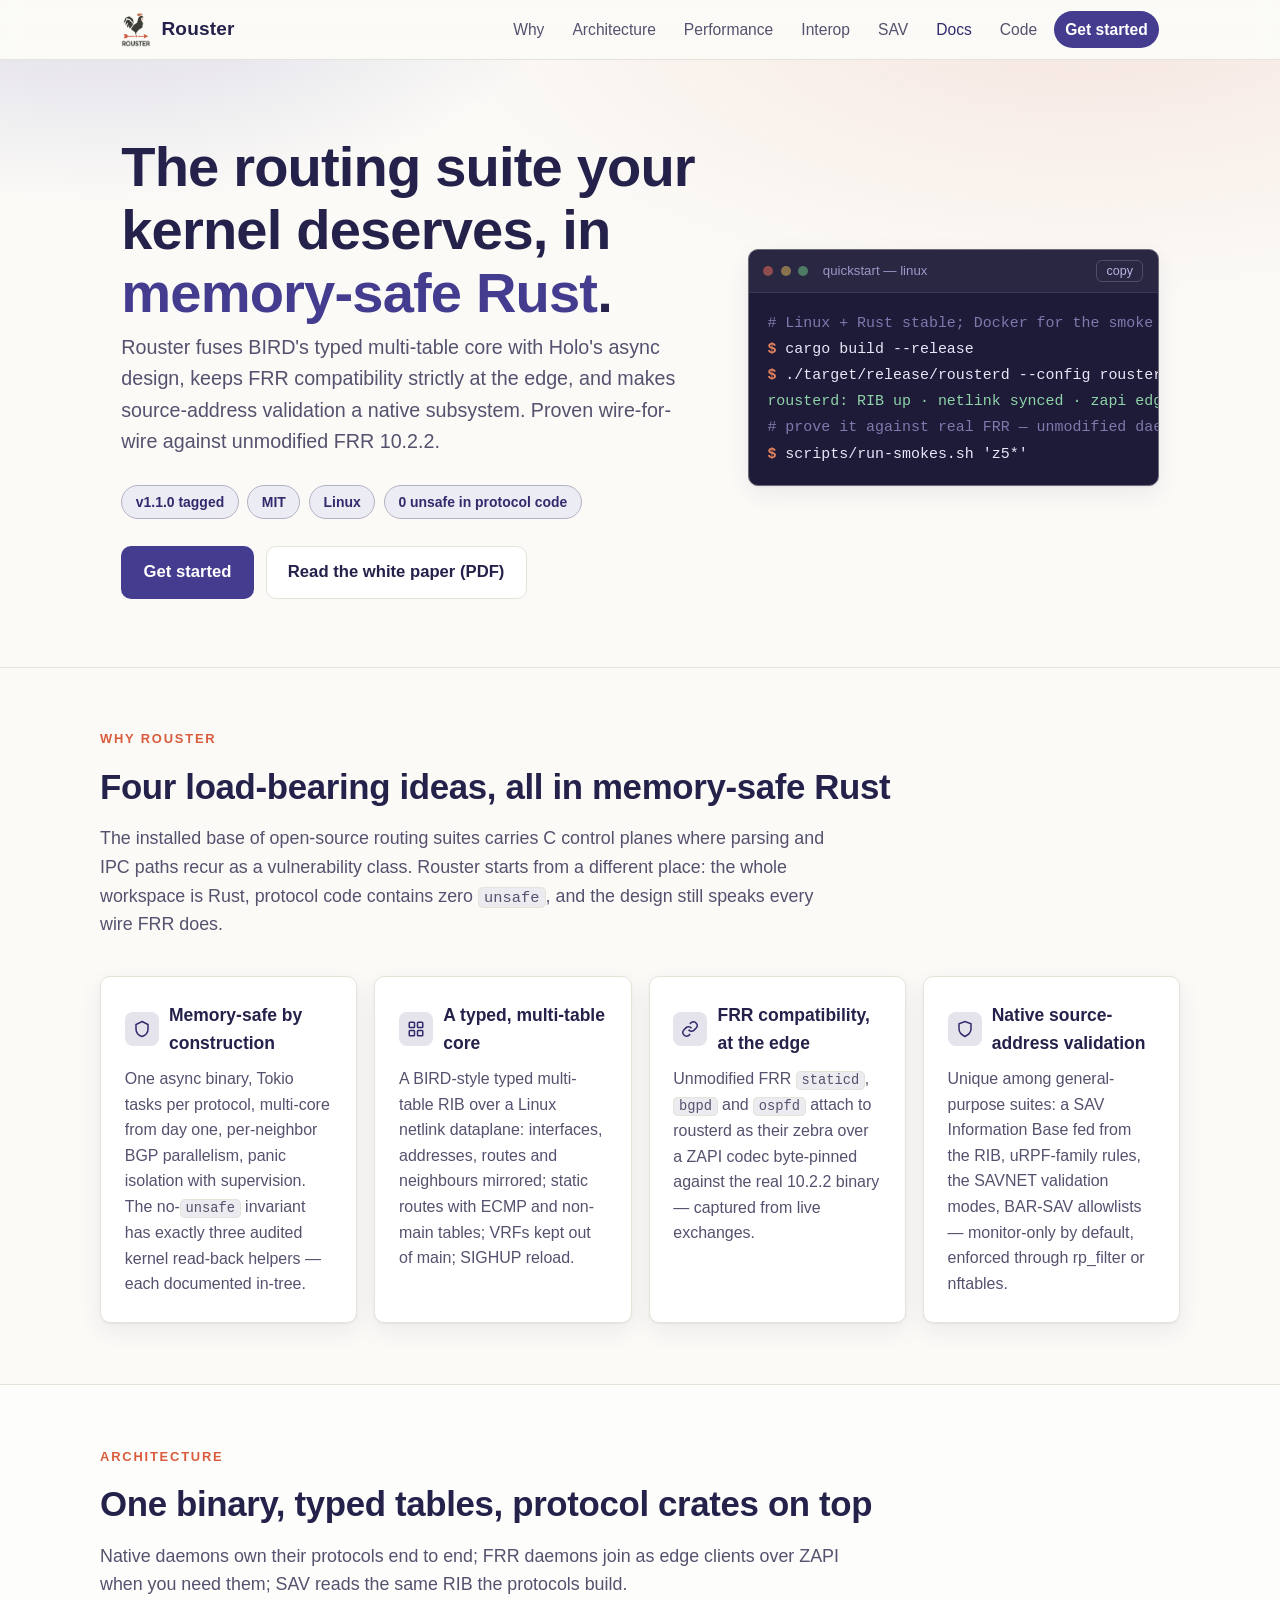
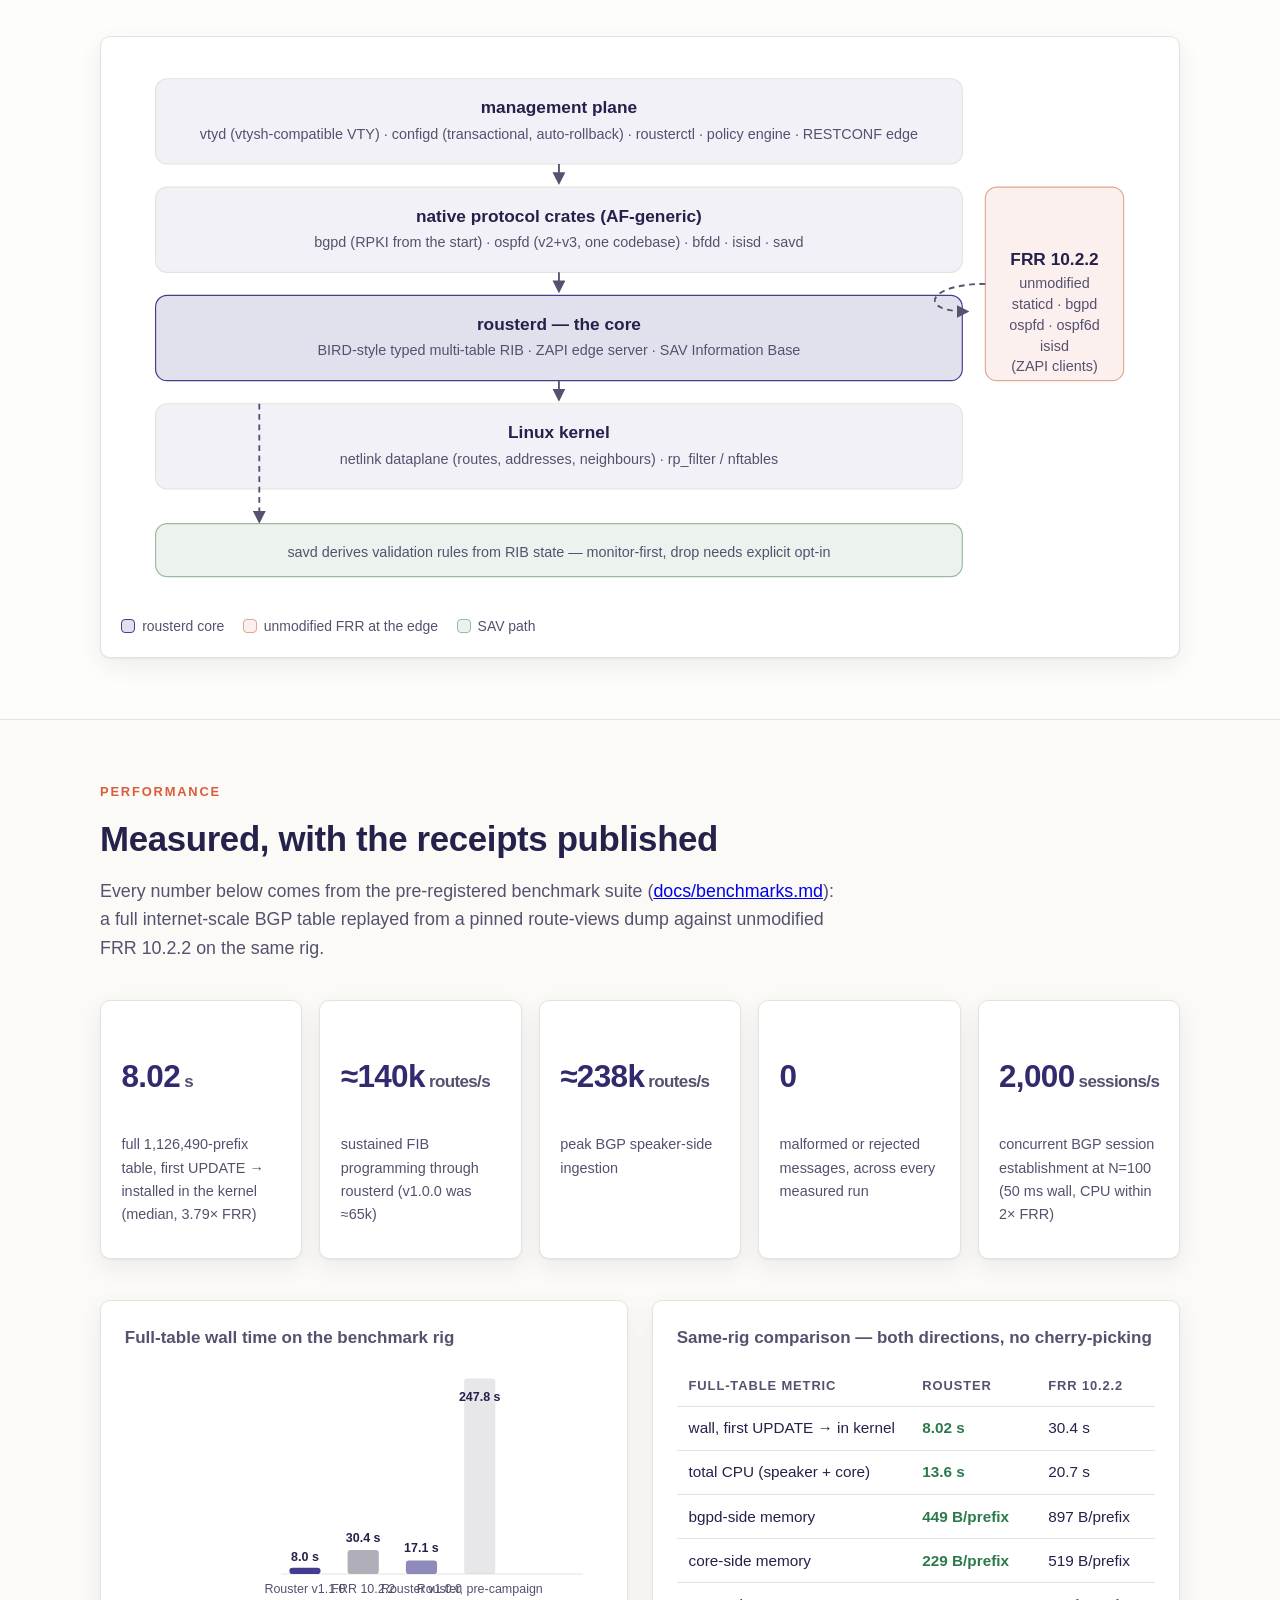
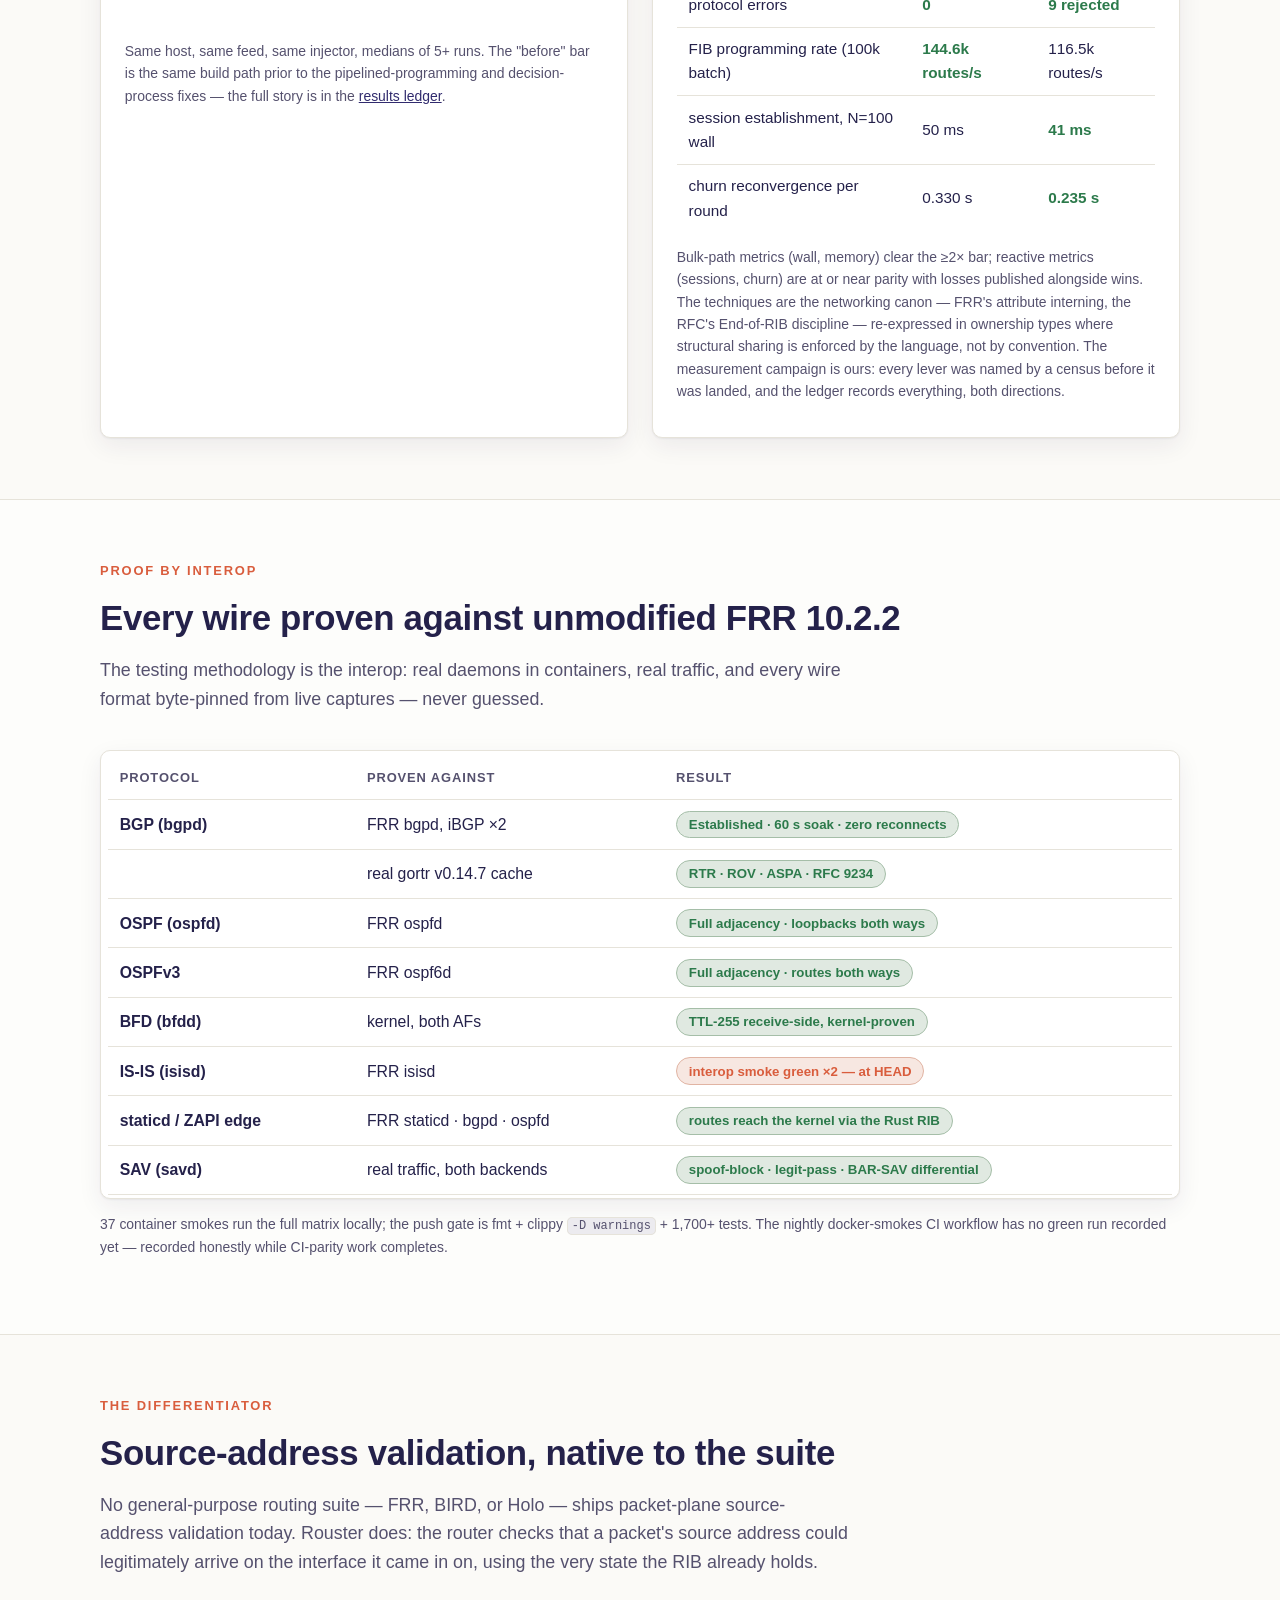
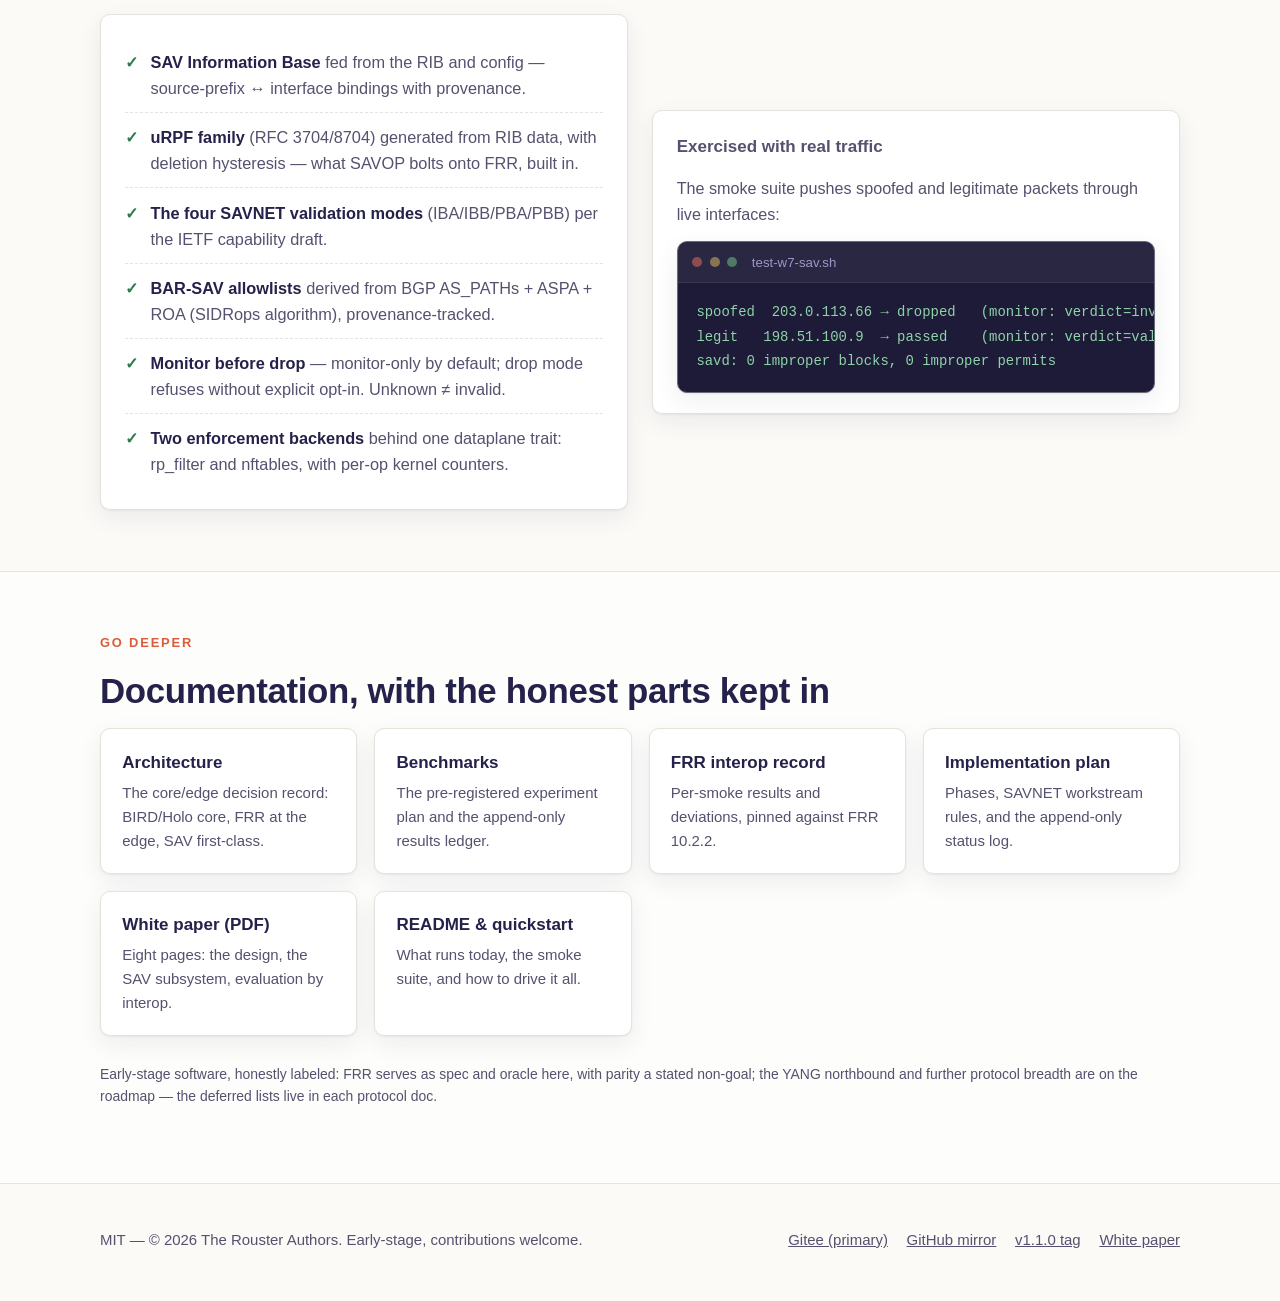
<file: site/index.html>
<!doctype html>
<html lang="en">
<head>
  <meta charset="utf-8">
  <meta name="viewport" content="width=device-width, initial-scale=1">
  <title>Rouster — a routing protocol suite in memory-safe Rust</title>
  <meta name="description" content="Rouster is a routing protocol suite in memory-safe Rust: a typed multi-table core, AF-generic protocol daemons, FRR compatibility at the edge, and native source-address validation. A full BGP table reaches the kernel in 17 seconds.">
  <link rel="icon" type="image/png" href="assets/logo.png">
  <link rel="stylesheet" href="style.css">
</head>
<body>
  <a class="skip-link" href="#main">Skip to content</a>

  <!-- ================= header ================= -->
  <header class="site-header">
    <nav class="nav" aria-label="Main">
      <a class="brand" href="#top">
        <img src="assets/logo.png" alt="" width="30" height="34">
        Rouster
      </a>
      <button class="nav-toggle" aria-expanded="false" aria-controls="nav-links" aria-label="Toggle navigation">☰</button>
      <div class="nav-links" id="nav-links">
        <a href="#why">Why</a>
        <a href="#architecture">Architecture</a>
        <a href="#performance">Performance</a>
        <a href="#interop">Interop</a>
        <a href="#sav">SAV</a>
        <a href="#docs">Docs</a>
        <a href="https://gitee.com/drchenli/rouster">Code</a>
        <a class="nav-cta" href="#quickstart">Get started</a>
      </div>
    </nav>
  </header>

  <!-- ================= hero ================= -->
  <div class="hero" id="top">
    <div class="hero-inner">
      <div>
        <h1>The routing suite your kernel deserves, in <span class="rust">memory-safe&nbsp;Rust</span>.</h1>
        <p class="lede">Rouster fuses BIRD's typed multi-table core with Holo's async design, keeps FRR
        compatibility strictly at the edge, and makes source-address validation a native subsystem.
        Proven wire-for-wire against unmodified FRR&nbsp;10.2.2.</p>
        <div class="hero-badges">
          <span class="chip">v1.1.0 tagged</span>
          <span class="chip">MIT</span>
          <span class="chip">Linux</span>
          <span class="chip">0 unsafe in protocol code</span>
        </div>
        <div class="cta-row">
          <a class="btn btn-primary" href="#quickstart">Get started</a>
          <a class="btn btn-ghost" href="assets/whitepaper.pdf">Read the white paper (PDF)</a>
        </div>
      </div>
      <div class="hero-figure" id="quickstart">
        <div class="term">
          <div class="term-bar">
            <span class="dot r"></span><span class="dot y"></span><span class="dot g"></span>
            <span class="title">quickstart — linux</span>
            <button class="copy" data-copy="cargo build --release
./target/release/rousterd --config rouster.conf">copy</button>
          </div>
<pre><span class="c"># Linux + Rust stable; Docker for the smoke suite</span>
<span class="p">$</span> cargo build --release
<span class="p">$</span> ./target/release/rousterd --config rouster.conf
<span class="o">rousterd: RIB up · netlink synced · zapi edge on /run/rouster/zserv.api</span>
<span class="c"># prove it against real FRR — unmodified daemons attach as clients:</span>
<span class="p">$</span> scripts/run-smokes.sh 'z5*'</pre>
        </div>
      </div>
    </div>
  </div>

  <main id="main">

    <!-- ================= why ================= -->
    <section class="band" id="why">
      <div class="band-inner">
        <p class="kicker">Why Rouster</p>
        <h2>Four load-bearing ideas, all in memory-safe Rust</h2>
        <p class="sub">The installed base of open-source routing suites carries C control planes
        where parsing and IPC paths recur as a vulnerability class. Rouster starts from a
        different place: the whole workspace is Rust, protocol code contains zero
        <code class="inline-code">unsafe</code>, and the design still speaks every wire FRR does.</p>
        <div class="card-grid">
          <div class="card">
            <h3><span class="icon" aria-hidden="true">
              <svg width="18" height="18" viewBox="0 0 24 24" fill="none" stroke="currentColor" stroke-width="2"><path d="M12 2l8 4v6c0 5-3.5 8.5-8 10-4.5-1.5-8-5-8-10V6l8-4z"/></svg>
            </span>Memory-safe by construction</h3>
            <p>One async binary, Tokio tasks per protocol, multi-core from day one, per-neighbor
            BGP parallelism, panic isolation with supervision. The no-<code class="inline-code">unsafe</code>
            invariant has exactly three audited kernel read-back helpers — each documented in-tree.</p>
          </div>
          <div class="card">
            <h3><span class="icon" aria-hidden="true">
              <svg width="18" height="18" viewBox="0 0 24 24" fill="none" stroke="currentColor" stroke-width="2"><rect x="3" y="3" width="7" height="7" rx="1"/><rect x="14" y="3" width="7" height="7" rx="1"/><rect x="3" y="14" width="7" height="7" rx="1"/><rect x="14" y="14" width="7" height="7" rx="1"/></svg>
            </span>A typed, multi-table core</h3>
            <p>A BIRD-style typed multi-table RIB over a Linux netlink dataplane: interfaces,
            addresses, routes and neighbours mirrored; static routes with ECMP and non-main
            tables; VRFs kept out of main; SIGHUP reload.</p>
          </div>
          <div class="card">
            <h3><span class="icon" aria-hidden="true">
              <svg width="18" height="18" viewBox="0 0 24 24" fill="none" stroke="currentColor" stroke-width="2"><path d="M10 13a5 5 0 007.5.5l3-3a5 5 0 00-7-7l-1.7 1.7"/><path d="M14 11a5 5 0 00-7.5-.5l-3 3a5 5 0 007 7l1.7-1.7"/></svg>
            </span>FRR compatibility, at the edge</h3>
            <p>Unmodified FRR <code class="inline-code">staticd</code>, <code class="inline-code">bgpd</code>
            and <code class="inline-code">ospfd</code> attach to rousterd as their zebra over a ZAPI
            codec byte-pinned against the real 10.2.2 binary — captured from live exchanges.</p>
          </div>
          <div class="card">
            <h3><span class="icon" aria-hidden="true">
              <svg width="18" height="18" viewBox="0 0 24 24" fill="none" stroke="currentColor" stroke-width="2"><path d="M12 22s8-4 8-10V5l-8-3-8 3v7c0 6 8 10 8 10z"/></svg>
            </span>Native source-address validation</h3>
            <p>Unique among general-purpose suites: a SAV Information Base fed from the RIB,
            uRPF-family rules, the SAVNET validation modes, BAR-SAV allowlists — monitor-only
            by default, enforced through rp_filter or nftables.</p>
          </div>
        </div>
      </div>
    </section>

    <!-- ================= architecture ================= -->
    <section class="band alt" id="architecture">
      <div class="band-inner">
        <p class="kicker">Architecture</p>
        <h2>One binary, typed tables, protocol crates on top</h2>
        <p class="sub">Native daemons own their protocols end to end; FRR daemons join as edge
        clients over ZAPI when you need them; SAV reads the same RIB the protocols build.</p>
        <div class="arch-wrap">
          <svg viewBox="0 0 900 470" role="img" aria-labelledby="arch-title">
            <title id="arch-title">The Rouster stack: management plane and native protocol crates on the rousterd core, unmodified FRR daemons attached at the edge, Linux kernel below.</title>
            <!-- management plane -->
            <rect x="30" y="18" width="700" height="74" rx="10" class="box mgmt"/>
            <text x="380" y="48" text-anchor="middle" class="boxtitle">management plane</text>
            <text x="380" y="70" text-anchor="middle" class="boxsub">vtyd (vtysh-compatible VTY) · configd (transactional, auto-rollback) · rousterctl · policy engine · RESTCONF edge</text>
            <!-- native crates -->
            <rect x="30" y="112" width="700" height="74" rx="10" class="box native"/>
            <text x="380" y="142" text-anchor="middle" class="boxtitle">native protocol crates (AF-generic)</text>
            <text x="380" y="164" text-anchor="middle" class="boxsub">bgpd (RPKI from the start) · ospfd (v2+v3, one codebase) · bfdd · isisd · savd</text>
            <!-- core -->
            <rect x="30" y="206" width="700" height="74" rx="10" class="box core"/>
            <text x="380" y="236" text-anchor="middle" class="boxtitle">rousterd — the core</text>
            <text x="380" y="258" text-anchor="middle" class="boxsub">BIRD-style typed multi-table RIB · ZAPI edge server · SAV Information Base</text>
            <!-- kernel -->
            <rect x="30" y="300" width="700" height="74" rx="10" class="box kernel"/>
            <text x="380" y="330" text-anchor="middle" class="boxtitle">Linux kernel</text>
            <text x="380" y="352" text-anchor="middle" class="boxsub">netlink dataplane (routes, addresses, neighbours) · rp_filter / nftables</text>
            <!-- FRR edge -->
            <rect x="750" y="112" width="120" height="168" rx="10" class="box frr"/>
            <text x="810" y="180" text-anchor="middle" class="boxtitle">FRR 10.2.2</text>
            <text x="810" y="200" text-anchor="middle" class="boxsub">unmodified</text>
            <text x="810" y="218" text-anchor="middle" class="boxsub">staticd · bgpd</text>
            <text x="810" y="236" text-anchor="middle" class="boxsub">ospfd · ospf6d</text>
            <text x="810" y="254" text-anchor="middle" class="boxsub">isisd</text>
            <text x="810" y="272" text-anchor="middle" class="boxsub">(ZAPI clients)</text>
            <!-- arrows -->
            <defs>
              <marker id="arr" viewBox="0 0 10 10" refX="8" refY="5" markerWidth="7" markerHeight="7" orient="auto-start-reverse">
                <path d="M0 0L10 5L0 10z" class="arrowhead"/>
              </marker>
            </defs>
            <line x1="380" y1="92" x2="380" y2="108" class="flow" marker-end="url(#arr)"/>
            <line x1="380" y1="186" x2="380" y2="202" class="flow" marker-end="url(#arr)"/>
            <line x1="380" y1="280" x2="380" y2="296" class="flow" marker-end="url(#arr)"/>
            <path d="M750 196 C700 196 690 220 734 220" class="flow dash" marker-end="url(#arr)"/>
            <!-- SAV side path -->
            <rect x="30" y="404" width="700" height="46" rx="10" class="box sav"/>
            <text x="380" y="433" text-anchor="middle" class="boxsub">savd derives validation rules from RIB state — monitor-first, drop needs explicit opt-in</text>
            <line x1="120" y1="300" x2="120" y2="402" class="flow dash" marker-end="url(#arr)"/>
          </svg>
          <style>
            .arch-wrap .box { fill: color-mix(in srgb, var(--accent) 7%, var(--paper-raise)); stroke: var(--line); }
            .arch-wrap .box.core { fill: color-mix(in srgb, var(--accent) 16%, var(--paper-raise)); stroke: var(--accent); }
            .arch-wrap .box.frr { fill: color-mix(in srgb, var(--flame) 9%, var(--paper-raise)); stroke: color-mix(in srgb, var(--flame) 45%, var(--line)); }
            .arch-wrap .box.sav { fill: color-mix(in srgb, var(--ok) 9%, var(--paper-raise)); stroke: color-mix(in srgb, var(--ok) 40%, var(--line)); }
            .arch-wrap .boxtitle { fill: var(--ink); font-size: 15px; font-weight: 700; font-family: inherit; }
            .arch-wrap .boxsub { fill: var(--ink-soft); font-size: 12.5px; font-family: inherit; }
            .arch-wrap .flow { stroke: var(--ink-soft); stroke-width: 1.6; fill: none; }
            .arch-wrap .flow.dash { stroke-dasharray: 5 4; }
            .arch-wrap .arrowhead { fill: var(--ink-soft); }
          </style>
          <div class="arch-legend">
            <span><span class="swatch" style="background:color-mix(in srgb, var(--accent) 16%, var(--paper-raise));border:1px solid var(--accent)"></span> rousterd core</span>
            <span><span class="swatch" style="background:color-mix(in srgb, var(--flame) 9%, var(--paper-raise));border:1px solid color-mix(in srgb, var(--flame) 45%, var(--line))"></span> unmodified FRR at the edge</span>
            <span><span class="swatch" style="background:color-mix(in srgb, var(--ok) 9%, var(--paper-raise));border:1px solid color-mix(in srgb, var(--ok) 40%, var(--line))"></span> SAV path</span>
          </div>
        </div>
      </div>
    </section>

    <!-- ================= performance ================= -->
    <section class="band" id="performance">
      <div class="band-inner">
        <p class="kicker">Performance</p>
        <h2>Measured, with the receipts published</h2>
        <p class="sub">Every number below comes from the pre-registered benchmark suite
        (<a href="https://gitee.com/drchenli/rouster/blob/main/docs/benchmarks.md">docs/benchmarks.md</a>):
        a full internet-scale BGP table replayed from a pinned route-views dump against
        unmodified FRR 10.2.2 on the same rig.</p>

        <div class="stat-grid">
          <div class="stat">
            <p class="num">8.02<small>&nbsp;s</small></p>
            <p class="lbl">full 1,126,490-prefix table, first UPDATE → installed in the kernel (median, 3.79× FRR)</p>
          </div>
          <div class="stat">
            <p class="num">≈140k<small>&nbsp;routes/s</small></p>
            <p class="lbl">sustained FIB programming through rousterd (v1.0.0 was ≈65k)</p>
          </div>
          <div class="stat">
            <p class="num">≈238k<small>&nbsp;routes/s</small></p>
            <p class="lbl">peak BGP speaker-side ingestion</p>
          </div>
          <div class="stat">
            <p class="num">0</p>
            <p class="lbl">malformed or rejected messages, across every measured run</p>
          </div>
          <div class="stat">
            <p class="num">2,000<small>&nbsp;sessions/s</small></p>
            <p class="lbl">concurrent BGP session establishment at N=100 (50 ms wall, CPU within 2× FRR)</p>
          </div>
        </div>

        <div class="perf-grid">
          <div class="panel">
            <h3>Full-table wall time on the benchmark rig</h3>
            <svg class="chart" viewBox="0 0 460 250" role="img" aria-labelledby="chart-title">
              <title id="chart-title">Bar chart, one linear scale: full-table install wall time. Rouster 8.02 seconds (v1.1.0), Rouster 17.1 seconds (v1.0.0), FRR 10.2.2 30.4 seconds, Rouster pre-campaign 247.8 seconds (clipped).</title>
              <!-- baseline; scale 1 s = 0.76 px -->
              <line x1="150" y1="200" x2="440" y2="200" style="stroke:var(--line)"/>
              <!-- Rouster v1.1.0 8.02 s -> 6 px -->
              <rect x="158" y="194" width="30" height="6" rx="3" class="bar-rouster"/>
              <text x="173" y="187" text-anchor="middle" class="val">8.0 s</text>
              <text x="173" y="218" text-anchor="middle">Rouster v1.1.0</text>
              <!-- FRR 30.4 s -> 23 px -->
              <rect x="214" y="177" width="30" height="23" rx="3" class="bar-frr"/>
              <text x="229" y="169" text-anchor="middle" class="val">30.4 s</text>
              <text x="229" y="218" text-anchor="middle">FRR 10.2.2</text>
              <!-- Rouster v1.0.0 17.1 s -> 13 px -->
              <rect x="270" y="187" width="30" height="13" rx="3" class="bar-rouster" style="opacity:0.6"/>
              <text x="285" y="179" text-anchor="middle" class="val">17.1 s</text>
              <text x="285" y="218" text-anchor="middle">Rouster v1.0.0</text>
              <!-- Rouster pre-campaign: 247.8 s -> 188 px (clipped) -->
              <rect x="326" y="12" width="30" height="188" rx="3" class="bar-frr" style="opacity:0.3"/>
              <text x="341" y="34" text-anchor="middle" class="val">247.8 s</text>
              <text x="341" y="218" text-anchor="middle">Rouster, pre-campaign</text>
            </svg>
            <p class="footnote">Same host, same feed, same injector, medians of 5+ runs. The
            "before" bar is the same build path prior to the pipelined-programming and
            decision-process fixes — the full story is in the
            <a href="https://gitee.com/drchenli/rouster/blob/main/docs/benchmarks.md">results ledger</a>.</p>
          </div>
          <div class="panel">
            <h3>Same-rig comparison — both directions, no cherry-picking</h3>
            <table class="cmp">
              <thead><tr><th>full-table metric</th><th>Rouster</th><th>FRR 10.2.2</th></tr></thead>
              <tbody>
                <tr><td>wall, first UPDATE → in kernel</td><td class="win">8.02 s</td><td>30.4 s</td></tr>
                <tr><td>total CPU (speaker + core)</td><td class="win">13.6 s</td><td>20.7 s</td></tr>
                <tr><td>bgpd-side memory</td><td class="win">449 B/prefix</td><td>897 B/prefix</td></tr>
                <tr><td>core-side memory</td><td class="win">229 B/prefix</td><td>519 B/prefix</td></tr>
                <tr><td>protocol errors</td><td class="win">0</td><td class="win">9 rejected</td></tr>
                <tr><td>FIB programming rate (100k batch)</td><td class="win">144.6k routes/s</td><td>116.5k routes/s</td></tr>
                <tr><td>session establishment, N=100 wall</td><td>50 ms</td><td class="win">41 ms</td></tr>
                <tr><td>churn reconvergence per round</td><td>0.330 s</td><td class="win">0.235 s</td></tr>
              </tbody>
            </table>
            <p class="footnote">Bulk-path metrics (wall, memory) clear the ≥2× bar; reactive
            metrics (sessions, churn) are at or near parity with losses published
            alongside wins. The techniques are the networking canon — FRR's
            attribute interning, the RFC's End-of-RIB discipline — re-expressed in
            ownership types where structural sharing is enforced by the language,
            not by convention. The measurement campaign is ours: every lever was
            named by a census before it was landed, and the ledger records
            everything, both directions.</p>
          </div>
        </div>
      </div>
    </section>

    <!-- ================= interop ================= -->
    <section class="band alt" id="interop">
      <div class="band-inner">
        <p class="kicker">Proof by interop</p>
        <h2>Every wire proven against unmodified FRR 10.2.2</h2>
        <p class="sub">The testing methodology is the interop: real daemons in containers, real
        traffic, and every wire format byte-pinned from live captures — never guessed.</p>
        <div class="panel" style="padding:0.4rem 0.4rem 0.2rem;overflow-x:auto">
          <table class="matrix">
            <thead><tr><th>Protocol</th><th>Proven against</th><th>Result</th></tr></thead>
            <tbody>
              <tr><td>BGP (bgpd)</td><td>FRR bgpd, iBGP ×2</td><td><span class="pill">Established · 60 s soak · zero reconnects</span></td></tr>
              <tr><td></td><td>real gortr v0.14.7 cache</td><td><span class="pill">RTR · ROV · ASPA · RFC 9234</span></td></tr>
              <tr><td>OSPF (ospfd)</td><td>FRR ospfd</td><td><span class="pill">Full adjacency · loopbacks both ways</span></td></tr>
              <tr><td>OSPFv3</td><td>FRR ospf6d</td><td><span class="pill">Full adjacency · routes both ways</span></td></tr>
              <tr><td>BFD (bfdd)</td><td>kernel, both AFs</td><td><span class="pill">TTL-255 receive-side, kernel-proven</span></td></tr>
              <tr><td>IS-IS (isisd)</td><td>FRR isisd</td><td><span class="pill new">interop smoke green ×2 — at HEAD</span></td></tr>
              <tr><td>staticd / ZAPI edge</td><td>FRR staticd · bgpd · ospfd</td><td><span class="pill">routes reach the kernel via the Rust RIB</span></td></tr>
              <tr><td>SAV (savd)</td><td>real traffic, both backends</td><td><span class="pill">spoof-block · legit-pass · BAR-SAV differential</span></td></tr>
            </tbody>
          </table>
        </div>
        <p class="footnote">37 container smokes run the full matrix locally; the push gate is
        fmt + clippy <code class="inline-code">-D warnings</code> + 1,700+ tests. The nightly
        docker-smokes CI workflow has no green run recorded yet — recorded honestly while
        CI-parity work completes.</p>
      </div>
    </section>

    <!-- ================= sav ================= -->
    <section class="band" id="sav">
      <div class="band-inner">
        <p class="kicker">The differentiator</p>
        <h2>Source-address validation, native to the suite</h2>
        <p class="sub">No general-purpose routing suite — FRR, BIRD, or Holo — ships packet-plane
        source-address validation today. Rouster does: the router checks that a packet's source
        address could legitimately arrive on the interface it came in on, using the very state
        the RIB already holds.</p>
        <div class="sav-grid">
          <div class="panel">
            <ul class="sav-points">
              <li><span class="tick">✓</span><span><strong>SAV Information Base</strong> fed from the RIB and
                config — source-prefix ↔ interface bindings with provenance.</span></li>
              <li><span class="tick">✓</span><span><strong>uRPF family</strong> (RFC 3704/8704) generated from
                RIB data, with deletion hysteresis — what SAVOP bolts onto FRR, built in.</span></li>
              <li><span class="tick">✓</span><span><strong>The four SAVNET validation modes</strong>
                (IBA/IBB/PBA/PBB) per the IETF capability draft.</span></li>
              <li><span class="tick">✓</span><span><strong>BAR-SAV allowlists</strong> derived from BGP
                AS_PATHs + ASPA + ROA (SIDRops algorithm), provenance-tracked.</span></li>
              <li><span class="tick">✓</span><span><strong>Monitor before drop</strong> — monitor-only by
                default; drop mode refuses without explicit opt-in. Unknown ≠ invalid.</span></li>
              <li><span class="tick">✓</span><span><strong>Two enforcement backends</strong> behind one
                dataplane trait: rp_filter and nftables, with per-op kernel counters.</span></li>
            </ul>
          </div>
          <div class="panel">
            <h3>Exercised with real traffic</h3>
            <p style="color:var(--ink-soft);font-size:0.95rem;margin:0 0 0.8rem">The smoke suite
            pushes spoofed and legitimate packets through live interfaces:</p>
            <div class="term" style="font-size:0.82rem">
              <div class="term-bar">
                <span class="dot r"></span><span class="dot y"></span><span class="dot g"></span>
                <span class="title">test-w7-sav.sh</span>
              </div>
<pre><span class="o">spoofed  203.0.113.66 → dropped   (monitor: verdict=invalid)</span>
<span class="o">legit   198.51.100.9  → passed    (monitor: verdict=valid)</span>
<span class="o">savd: 0 improper blocks, 0 improper permits</span></pre>
            </div>
          </div>
        </div>
      </div>
    </section>

    <!-- ================= docs ================= -->
    <section class="band alt" id="docs">
      <div class="band-inner">
        <p class="kicker">Go deeper</p>
        <h2>Documentation, with the honest parts kept in</h2>
        <div class="link-grid">
          <a class="doc-card" href="https://gitee.com/drchenli/rouster/blob/main/docs/architecture.md">
            <h3>Architecture</h3>
            <p>The core/edge decision record: BIRD/Holo core, FRR at the edge, SAV first-class.</p>
          </a>
          <a class="doc-card" href="https://gitee.com/drchenli/rouster/blob/main/docs/benchmarks.md">
            <h3>Benchmarks</h3>
            <p>The pre-registered experiment plan and the append-only results ledger.</p>
          </a>
          <a class="doc-card" href="https://gitee.com/drchenli/rouster/blob/main/docs/interop/frr-10.2-interop.md">
            <h3>FRR interop record</h3>
            <p>Per-smoke results and deviations, pinned against FRR 10.2.2.</p>
          </a>
          <a class="doc-card" href="https://gitee.com/drchenli/rouster/blob/main/docs/implementation-plan.md">
            <h3>Implementation plan</h3>
            <p>Phases, SAVNET workstream rules, and the append-only status log.</p>
          </a>
          <a class="doc-card" href="assets/whitepaper.pdf">
            <h3>White paper (PDF)</h3>
            <p>Eight pages: the design, the SAV subsystem, evaluation by interop.</p>
          </a>
          <a class="doc-card" href="https://gitee.com/drchenli/rouster/blob/main/README.md">
            <h3>README &amp; quickstart</h3>
            <p>What runs today, the smoke suite, and how to drive it all.</p>
          </a>
        </div>
        <p class="footnote" style="margin-top:1.6rem">Early-stage software, honestly labeled:
        FRR serves as spec and oracle here, with parity a stated non-goal; the YANG northbound
        and further protocol breadth are on the roadmap — the deferred lists live in each
        protocol doc.</p>
      </div>
    </section>

  </main>

  <!-- ================= footer ================= -->
  <footer class="site-footer">
    <div class="footer-inner">
      <span>MIT — © 2026 The Rouster Authors. Early-stage, contributions welcome.</span>
      <nav class="footer-links" aria-label="Repository">
        <a href="https://gitee.com/drchenli/rouster">Gitee (primary)</a>
        <a href="https://github.com/li-ch/rouster">GitHub mirror</a>
        <a href="https://gitee.com/drchenli/rouster/tree/v1.1.0">v1.1.0 tag</a>
        <a href="assets/whitepaper.pdf">White paper</a>
      </nav>
    </div>
  </footer>

  <script src="main.js"></script>
</body>
</html>
</file>
<file: site/style.css>
/* Rouster — site styles. Hand-written, zero dependencies.
   Palette drawn from the logo: dark indigo ink, orange-red comb,
   warm paper. Light default, dark via prefers-color-scheme. */

:root {
  --ink: #24214a;
  --ink-soft: #55516e;
  --paper: #fbfaf7;
  --paper-raise: #ffffff;
  --line: #e6e3da;
  --accent: #433c8f;
  --accent-strong: #312b6e;
  --flame: #d95d3d;
  --ok: #2c7a4b;
  --code-bg: #1d1b38;
  --code-ink: #e8e6f7;
  --shadow: 0 1px 2px rgba(36, 33, 74, 0.06), 0 8px 24px rgba(36, 33, 74, 0.07);
  --radius: 10px;
  --maxw: 1080px;
  font-size: 17px;
}

@media (prefers-color-scheme: dark) {
  :root {
    --ink: #e6e4f2;
    --ink-soft: #a7a3c0;
    --paper: #17162a;
    --paper-raise: #201e3a;
    --line: #34315a;
    --accent: #9d95e8;
    --accent-strong: #c3bdf5;
    --flame: #e8845f;
    --ok: #6fce94;
    --code-bg: #12112a;
    --code-ink: #dcd9f2;
    --shadow: 0 1px 2px rgba(0, 0, 0, 0.4), 0 8px 24px rgba(0, 0, 0, 0.35);
  }
}

* { box-sizing: border-box; }

html { scroll-behavior: smooth; }

body {
  margin: 0;
  font-family: -apple-system, BlinkMacSystemFont, "Segoe UI", Roboto,
    "Helvetica Neue", Arial, sans-serif;
  color: var(--ink);
  background: var(--paper);
  line-height: 1.6;
}

/* ---------- header ---------- */

.site-header {
  position: sticky;
  top: 0;
  z-index: 50;
  background: color-mix(in srgb, var(--paper) 82%, transparent);
  backdrop-filter: blur(10px);
  -webkit-backdrop-filter: blur(10px);
  border-bottom: 1px solid var(--line);
}

.nav {
  max-width: var(--maxw);
  margin: 0 auto;
  padding: 0.65rem 1.25rem;
  display: flex;
  align-items: center;
  gap: 1rem;
}

.brand {
  display: flex;
  align-items: center;
  gap: 0.6rem;
  text-decoration: none;
  color: var(--ink);
  font-weight: 700;
  font-size: 1.12rem;
  letter-spacing: 0.01em;
}

.brand img { width: 30px; height: auto; }

.nav-links {
  display: flex;
  align-items: center;
  gap: 0.35rem;
  margin-left: auto;
}

.nav-links a {
  text-decoration: none;
  color: var(--ink-soft);
  font-size: 0.92rem;
  padding: 0.35rem 0.65rem;
  border-radius: 999px;
}

.nav-links a:hover { color: var(--ink); background: var(--line); }
.nav-links a.active { color: var(--accent-strong); }
.nav-links a.nav-cta {
  color: #fff;
  background: var(--accent);
  font-weight: 600;
}
.nav-links a.nav-cta:hover { background: var(--accent-strong); }

.nav-toggle {
  display: none;
  margin-left: auto;
  background: none;
  border: 1px solid var(--line);
  border-radius: 8px;
  padding: 0.35rem 0.6rem;
  font-size: 1rem;
  color: var(--ink);
  cursor: pointer;
}

@media (max-width: 760px) {
  .nav-toggle { display: block; }
  .nav-links {
    display: none;
    position: absolute;
    top: 100%;
    left: 0;
    right: 0;
    flex-direction: column;
    align-items: stretch;
    background: var(--paper-raise);
    border-bottom: 1px solid var(--line);
    padding: 0.6rem 1.25rem 1rem;
    gap: 0.2rem;
    box-shadow: var(--shadow);
  }
  .nav-links.open { display: flex; }
  .nav-links a { padding: 0.6rem 0.5rem; }
}

/* ---------- hero ---------- */

.hero {
  background:
    radial-gradient(1100px 500px at 85% -10%, rgba(217, 93, 61, 0.13), transparent 60%),
    radial-gradient(900px 480px at 8% -20%, rgba(67, 60, 143, 0.20), transparent 55%),
    var(--paper);
  border-bottom: 1px solid var(--line);
  overflow: hidden;
}

.hero-inner {
  max-width: var(--maxw);
  margin: 0 auto;
  padding: 4.5rem 1.25rem 4rem;
  display: grid;
  grid-template-columns: minmax(0, 7fr) minmax(0, 5fr);
  gap: 3rem;
  align-items: center;
}

.hero h1 {
  font-size: clamp(2.1rem, 4.6vw, 3.3rem);
  line-height: 1.12;
  margin: 0 0 0.4rem;
  letter-spacing: -0.015em;
}

.hero h1 .rust { color: var(--accent); white-space: nowrap; }

.hero .lede {
  font-size: 1.16rem;
  color: var(--ink-soft);
  margin: 0 0 1.6rem;
  max-width: 34rem;
}

.hero-badges {
  display: flex;
  flex-wrap: wrap;
  gap: 0.5rem;
  margin: 0 0 1.6rem;
}

.chip {
  display: inline-flex;
  align-items: center;
  gap: 0.4rem;
  font-size: 0.82rem;
  font-weight: 600;
  color: var(--accent-strong);
  background: color-mix(in srgb, var(--accent) 10%, var(--paper-raise));
  border: 1px solid color-mix(in srgb, var(--accent) 30%, var(--line));
  border-radius: 999px;
  padding: 0.28rem 0.8rem;
}

.cta-row { display: flex; flex-wrap: wrap; gap: 0.7rem; }

.btn {
  display: inline-flex;
  align-items: center;
  gap: 0.5rem;
  text-decoration: none;
  border-radius: var(--radius);
  padding: 0.72rem 1.25rem;
  font-weight: 600;
  font-size: 0.98rem;
  border: 1px solid transparent;
}

.btn-primary { background: var(--accent); color: #fff; }
.btn-primary:hover { background: var(--accent-strong); }
.btn-ghost {
  border-color: var(--line);
  color: var(--ink);
  background: var(--paper-raise);
}
.btn-ghost:hover { border-color: var(--accent); color: var(--accent-strong); }

/* terminal block */
.term {
  background: var(--code-bg);
  border-radius: var(--radius);
  box-shadow: var(--shadow);
  overflow: hidden;
  font-size: 0.88rem;
  border: 1px solid color-mix(in srgb, var(--code-bg) 60%, var(--line));
}

.term-bar {
  display: flex;
  align-items: center;
  gap: 0.45rem;
  padding: 0.55rem 0.85rem;
  background: rgba(255, 255, 255, 0.05);
  border-bottom: 1px solid rgba(255, 255, 255, 0.08);
}

.term-bar .dot { width: 10px; height: 10px; border-radius: 50%; opacity: 0.55; }
.term-bar .dot.r { background: #e46a5a; }
.term-bar .dot.y { background: #d9b25a; }
.term-bar .dot.g { background: #6fbf83; }
.term-bar .title {
  margin-left: 0.4rem;
  color: #9d97c9;
  font-size: 0.78rem;
}

.term pre {
  margin: 0;
  padding: 1rem 1.1rem 1.1rem;
  color: var(--code-ink);
  overflow-x: auto;
  font-family: ui-monospace, "SF Mono", Menlo, Consolas, monospace;
  line-height: 1.75;
}

.term .c { color: #7f79ad; }      /* comment */
.term .p { color: #e8845f; font-weight: 600; }  /* prompt */
.term .o { color: #8fd3a8; }      /* output */
.term .copy {
  margin-left: auto;
  background: none;
  border: 1px solid rgba(255, 255, 255, 0.18);
  color: #b9b3e4;
  border-radius: 6px;
  font-size: 0.74rem;
  padding: 0.2rem 0.55rem;
  cursor: pointer;
}
.term .copy:hover { background: rgba(255, 255, 255, 0.09); color: #fff; }

.hero-figure { min-width: 0; }

@media (max-width: 900px) {
  .hero-inner { grid-template-columns: 1fr; padding: 3.2rem 1.25rem 2.8rem; }
  .hero-figure { max-width: 560px; }
}

/* ---------- sections ---------- */

section.band { padding: 3.6rem 1.25rem; border-bottom: 1px solid var(--line); }
section.band.alt { background: color-mix(in srgb, var(--paper-raise) 55%, var(--paper)); }

.band-inner { max-width: var(--maxw); margin: 0 auto; }

.kicker {
  text-transform: uppercase;
  letter-spacing: 0.14em;
  font-size: 0.76rem;
  font-weight: 700;
  color: var(--flame);
  margin: 0 0 0.5rem;
}

.band h2 {
  font-size: clamp(1.5rem, 3vw, 2.05rem);
  margin: 0 0 0.6rem;
  letter-spacing: -0.01em;
}

.band .sub {
  color: var(--ink-soft);
  max-width: 44rem;
  margin: 0 0 2.2rem;
  font-size: 1.05rem;
}

/* pillar cards */
.card-grid {
  display: grid;
  grid-template-columns: repeat(auto-fit, minmax(min(100%, 250px), 1fr));
  gap: 1rem;
}

.card {
  background: var(--paper-raise);
  border: 1px solid var(--line);
  border-radius: var(--radius);
  padding: 1.4rem 1.4rem 1.5rem;
  box-shadow: var(--shadow);
}

.card h3 {
  display: flex;
  align-items: center;
  gap: 0.6rem;
  margin: 0 0 0.55rem;
  font-size: 1.03rem;
}

.card .icon {
  flex: none;
  width: 34px;
  height: 34px;
  border-radius: 8px;
  display: grid;
  place-items: center;
  background: color-mix(in srgb, var(--accent) 12%, var(--paper));
  color: var(--accent-strong);
}

.card p { margin: 0; color: var(--ink-soft); font-size: 0.94rem; }
.card code, .inline-code {
  font-family: ui-monospace, "SF Mono", Menlo, Consolas, monospace;
  font-size: 0.86em;
  background: color-mix(in srgb, var(--accent) 8%, var(--paper));
  border: 1px solid var(--line);
  border-radius: 5px;
  padding: 0.06em 0.34em;
}

/* ---------- stats ---------- */

.stat-grid {
  display: grid;
  grid-template-columns: repeat(auto-fit, minmax(min(100%, 190px), 1fr));
  gap: 1rem;
  margin-bottom: 2.4rem;
}

.stat {
  background: var(--paper-raise);
  border: 1px solid var(--line);
  border-radius: var(--radius);
  padding: 1.15rem 1.2rem 1.05rem;
  box-shadow: var(--shadow);
}

.stat .num {
  font-size: 1.85rem;
  font-weight: 800;
  letter-spacing: -0.02em;
  color: var(--accent-strong);
  font-variant-numeric: tabular-nums;
}

.stat .num small { font-size: 1rem; font-weight: 600; color: var(--ink-soft); }
.stat .lbl { font-size: 0.85rem; color: var(--ink-soft); margin-top: 0.15rem; }

/* perf two-column: chart + table */
.perf-grid {
  display: grid;
  grid-template-columns: repeat(auto-fit, minmax(min(100%, 320px), 1fr));
  gap: 1.4rem;
  align-items: stretch;
}

.panel {
  background: var(--paper-raise);
  border: 1px solid var(--line);
  border-radius: var(--radius);
  box-shadow: var(--shadow);
  padding: 1.35rem 1.4rem 1.2rem;
}

.panel h3 { margin: 0 0 0.9rem; font-size: 1rem; color: var(--ink-soft); font-weight: 600; }

.chart { width: 100%; height: auto; display: block; }

.chart .bar-rouster { fill: var(--accent); }
.chart .bar-frr { fill: color-mix(in srgb, var(--ink-soft) 45%, var(--paper)); }
.chart text { fill: var(--ink-soft); font-size: 12px; font-family: inherit; }
.chart .val { fill: var(--ink); font-weight: 700; }

/* comparison table */
table.cmp {
  width: 100%;
  border-collapse: collapse;
  font-size: 0.9rem;
  font-variant-numeric: tabular-nums;
}

table.cmp th, table.cmp td {
  text-align: left;
  padding: 0.55rem 0.7rem;
  border-bottom: 1px solid var(--line);
}

table.cmp th {
  font-size: 0.76rem;
  text-transform: uppercase;
  letter-spacing: 0.07em;
  color: var(--ink-soft);
}

table.cmp tr:last-child td { border-bottom: none; }
table.cmp td.win { color: var(--ok); font-weight: 700; }

.footnote {
  font-size: 0.82rem;
  color: var(--ink-soft);
  margin-top: 0.8rem;
}

.footnote a { color: var(--accent-strong); }

/* ---------- architecture figure ---------- */

.arch-wrap {
  background: var(--paper-raise);
  border: 1px solid var(--line);
  border-radius: var(--radius);
  box-shadow: var(--shadow);
  padding: 1.2rem;
}

.arch-wrap svg { width: 100%; height: auto; display: block; }

.arch-legend {
  display: flex;
  flex-wrap: wrap;
  gap: 1.1rem;
  margin-top: 0.9rem;
  font-size: 0.82rem;
  color: var(--ink-soft);
}

.arch-legend span { display: inline-flex; align-items: center; gap: 0.4rem; }
.swatch { width: 14px; height: 14px; border-radius: 4px; display: inline-block; }

/* ---------- interop matrix ---------- */

table.matrix { width: 100%; border-collapse: collapse; font-size: 0.93rem; }
table.matrix th, table.matrix td {
  text-align: left;
  padding: 0.6rem 0.7rem;
  border-bottom: 1px solid var(--line);
}
table.matrix thead th {
  font-size: 0.76rem;
  text-transform: uppercase;
  letter-spacing: 0.07em;
  color: var(--ink-soft);
}
table.matrix td:first-child { font-weight: 600; }
.pill {
  display: inline-block;
  font-size: 0.78rem;
  font-weight: 700;
  border-radius: 999px;
  padding: 0.14rem 0.7rem;
  background: color-mix(in srgb, var(--ok) 13%, var(--paper));
  color: var(--ok);
  border: 1px solid color-mix(in srgb, var(--ok) 35%, var(--line));
}
.pill.new { background: color-mix(in srgb, var(--flame) 12%, var(--paper)); color: var(--flame); border-color: color-mix(in srgb, var(--flame) 35%, var(--line)); }

/* ---------- SAV feature band ---------- */

.sav-grid {
  display: grid;
  grid-template-columns: repeat(auto-fit, minmax(min(100%, 300px), 1fr));
  gap: 1.4rem;
  align-items: center;
}

.sav-points { list-style: none; margin: 0; padding: 0; }
.sav-points li {
  display: flex;
  gap: 0.75rem;
  padding: 0.65rem 0;
  border-bottom: 1px dashed var(--line);
  color: var(--ink-soft);
  font-size: 0.96rem;
}
.sav-points li:last-child { border-bottom: none; }
.sav-points strong { color: var(--ink); }
.sav-points .tick { color: var(--ok); font-weight: 800; flex: none; }

/* ---------- docs / links ---------- */

.link-grid {
  display: grid;
  grid-template-columns: repeat(auto-fit, minmax(min(100%, 240px), 1fr));
  gap: 1rem;
}

a.doc-card {
  display: block;
  text-decoration: none;
  color: var(--ink);
  background: var(--paper-raise);
  border: 1px solid var(--line);
  border-radius: var(--radius);
  padding: 1.15rem 1.25rem;
  box-shadow: var(--shadow);
  transition: border-color 0.15s ease, transform 0.15s ease;
}
a.doc-card:hover { border-color: var(--accent); transform: translateY(-2px); }
a.doc-card h3 { margin: 0 0 0.3rem; font-size: 1rem; }
a.doc-card p { margin: 0; color: var(--ink-soft); font-size: 0.88rem; }

/* ---------- footer ---------- */

footer.site-footer { padding: 2.6rem 1.25rem 3rem; }

.footer-inner {
  max-width: var(--maxw);
  margin: 0 auto;
  display: flex;
  flex-wrap: wrap;
  gap: 1.4rem;
  align-items: center;
  justify-content: space-between;
  color: var(--ink-soft);
  font-size: 0.88rem;
}

.footer-inner a { color: var(--ink-soft); }
.footer-inner a:hover { color: var(--accent-strong); }
.footer-links { display: flex; flex-wrap: wrap; gap: 1.1rem; }

/* skip link */
.skip-link {
  position: absolute;
  left: -999px;
  top: 0;
  background: var(--accent);
  color: #fff;
  padding: 0.5rem 1rem;
  border-radius: 0 0 8px 0;
  z-index: 100;
}
.skip-link:focus { left: 0; }

:focus-visible { outline: 2px solid var(--accent); outline-offset: 2px; }
</file>
